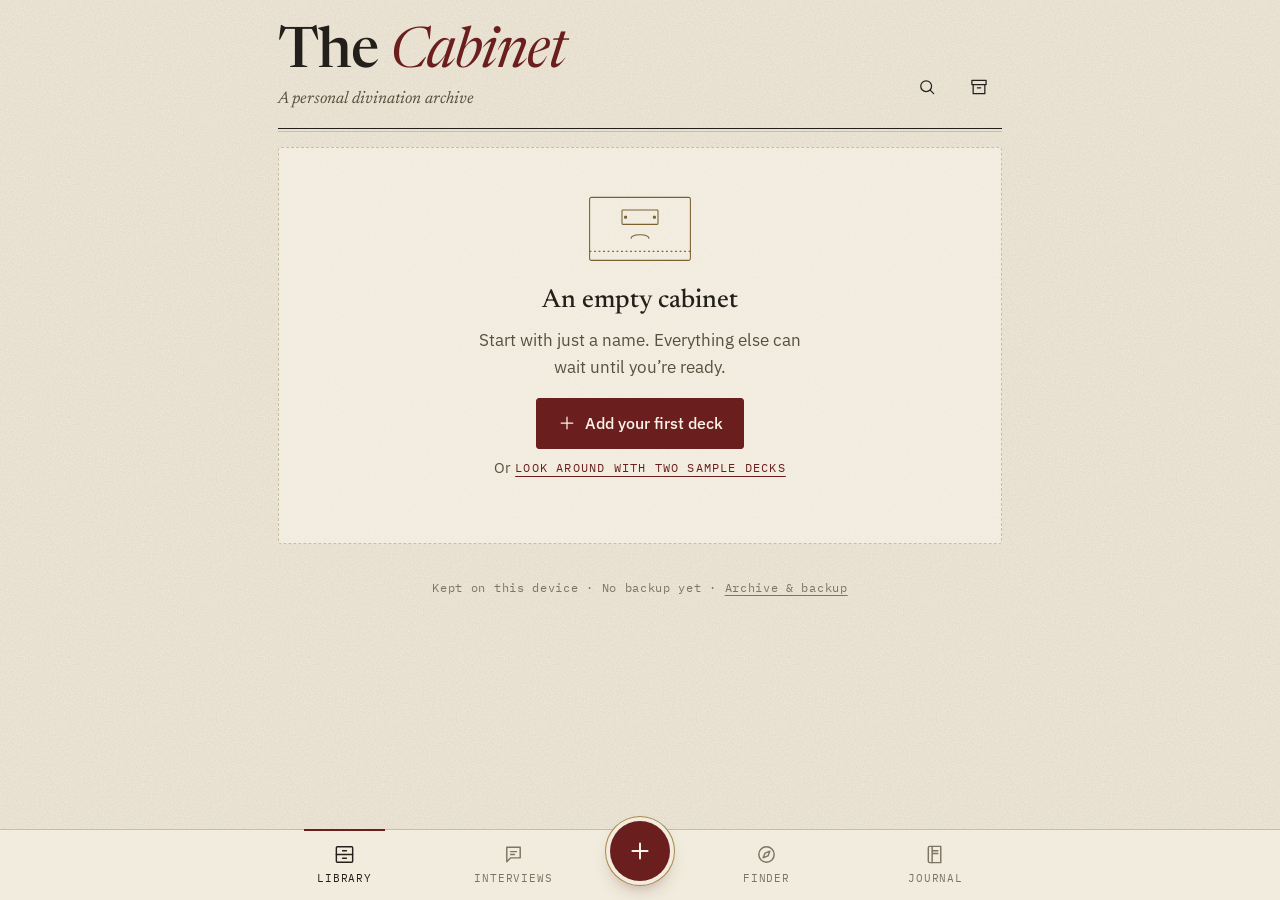
<file: cabinet/index.html>
<!doctype html>
<html lang="en">
<head>
  <meta charset="utf-8">
  <meta name="viewport" content="width=device-width, initial-scale=1, viewport-fit=cover">
  <title>The Cabinet</title>
  <meta name="description" content="A personal divination archive: deck library, guided deck interviews and a practice journal.">
  <meta name="theme-color" content="#f2ecdf" media="(prefers-color-scheme: light)">
  <meta name="theme-color" content="#1b1915" media="(prefers-color-scheme: dark)">
  <meta name="apple-mobile-web-app-capable" content="yes">
  <meta name="mobile-web-app-capable" content="yes">
  <meta name="apple-mobile-web-app-status-bar-style" content="default">
  <meta name="apple-mobile-web-app-title" content="Cabinet">
  <link rel="manifest" href="manifest.webmanifest">
  <link rel="icon" href="icons/icon.svg" type="image/svg+xml">
  <link rel="apple-touch-icon" href="icons/apple-touch-icon.png">
  <link rel="preconnect" href="https://fonts.googleapis.com">
  <link rel="preconnect" href="https://fonts.gstatic.com" crossorigin>
  <link rel="stylesheet" href="https://fonts.googleapis.com/css2?family=IBM+Plex+Mono:wght@400;500&family=IBM+Plex+Sans:ital,wght@0,400;0,500;0,600;1,400&family=Newsreader:ital,opsz,wght@0,6..72,400;0,6..72,500;1,6..72,400;1,6..72,500&display=swap">
  <link rel="stylesheet" href="css/cabinet.css">
</head>
<body>
  <noscript><p style="padding:24px;font-family:Georgia,serif">The Cabinet needs JavaScript to run.</p></noscript>
  <main id="app" aria-live="off"></main>
  <div id="nav"></div>

  <script src="js/core.js"></script>
  <script src="js/model.js"></script>
  <script src="js/ui.js"></script>
  <script src="js/backup.js"></script>
  <script src="js/demo.js"></script>
  <script src="js/views/library.js"></script>
  <script src="js/views/deckform.js"></script>
  <script src="js/views/interview.js"></script>
  <script src="js/views/profile.js"></script>
  <script src="js/views/journal.js"></script>
  <script src="js/views/finder.js"></script>
  <script src="js/views/archive.js"></script>
  <script src="js/app.js"></script>
</body>
</html>
</file>
<file: cabinet/css/cabinet.css>
/* ==========================================================================
   The Cabinet — a personal divination archive
   Design system: aged paper, charcoal type, oxblood, olive, brass.
   ========================================================================== */

:root {
  --paper: #f2ecdf;
  --paper-deep: #e7decb;
  --card: #faf6ec;
  --card-edge: #efe7d6;
  --ink: #23201b;
  --ink-soft: #57503f;
  --ink-faint: #7d7463;
  --rule: #cbbd9f;
  --rule-soft: #ddd2bb;
  --oxblood: #6b1e1e;
  --oxblood-ink: #fbf3e8;
  --oxblood-soft: #efdcd5;
  --olive: #555a2e;
  --olive-soft: #e2e1c8;
  --brass: #a8884a;
  --brass-deep: #7a6230;
  --brass-soft: #efe3c4;
  --catalog-blue: rgba(96, 128, 160, 0.28);
  --margin-red: rgba(178, 64, 56, 0.55);
  --shadow: 0 1px 0 rgba(60, 45, 20, 0.06), 0 8px 24px -14px rgba(60, 45, 20, 0.35);
  --shadow-lift: 0 1px 0 rgba(60, 45, 20, 0.08), 0 16px 34px -18px rgba(60, 45, 20, 0.5);
  --texture-opacity: 0.38;

  --serif: "Newsreader", "Iowan Old Style", "Palatino Linotype", Palatino, Georgia, serif;
  --sans: "IBM Plex Sans", -apple-system, "Segoe UI", system-ui, sans-serif;
  --mono: "IBM Plex Mono", ui-monospace, "SF Mono", Menlo, Consolas, monospace;

  --gutter: 18px;
  --nav-h: 70px;
  --radius: 3px;
  --ease: cubic-bezier(0.2, 0.7, 0.2, 1);
  color-scheme: light;
}

@media (prefers-color-scheme: dark) {
  :root {
    --paper: #1b1915;
    --paper-deep: #141210;
    --card: #24211c;
    --card-edge: #2c2822;
    --ink: #ede4d1;
    --ink-soft: #c2b8a3;
    --ink-faint: #958b78;
    --rule: #4a4236;
    --rule-soft: #36312a;
    --oxblood: #c9776b;
    --oxblood-ink: #1b1915;
    --oxblood-soft: #3c2522;
    --olive: #afb47e;
    --olive-soft: #33341f;
    --brass: #c8a865;
    --brass-deep: #d9bd80;
    --brass-soft: #3a3120;
    --catalog-blue: rgba(140, 165, 190, 0.16);
    --margin-red: rgba(201, 119, 107, 0.45);
    --shadow: 0 1px 0 rgba(0, 0, 0, 0.3), 0 8px 24px -14px rgba(0, 0, 0, 0.8);
    --shadow-lift: 0 1px 0 rgba(0, 0, 0, 0.3), 0 16px 34px -18px rgba(0, 0, 0, 0.9);
    --texture-opacity: 0.22;
    color-scheme: dark;
  }
}

*, *::before, *::after { box-sizing: border-box; }

html { -webkit-text-size-adjust: 100%; text-size-adjust: 100%; }

body {
  margin: 0;
  background: var(--paper);
  color: var(--ink);
  font-family: var(--sans);
  font-size: 17px;
  line-height: 1.55;
  -webkit-font-smoothing: antialiased;
  min-height: 100vh;
  min-height: 100dvh;
  overflow-x: hidden;
}

/* Paper grain — a fixed layer of fine noise */
body::before {
  content: "";
  position: fixed;
  inset: 0;
  pointer-events: none;
  z-index: 0;
  opacity: var(--texture-opacity);
  mix-blend-mode: multiply;
  background-image: url("data:image/svg+xml;utf8,<svg xmlns='http://www.w3.org/2000/svg' width='240' height='240'><filter id='n'><feTurbulence type='fractalNoise' baseFrequency='0.85' numOctaves='3' stitchTiles='stitch'/><feColorMatrix values='0 0 0 0 0.35  0 0 0 0 0.28  0 0 0 0 0.16  0 0 0 0.55 0'/></filter><rect width='100%' height='100%' filter='url(%23n)'/></svg>");
}
@media (prefers-color-scheme: dark) { body::before { mix-blend-mode: screen; } }

img { max-width: 100%; display: block; }
button, input, textarea, select { font: inherit; color: inherit; }
button { cursor: pointer; }
a { color: inherit; }
:focus-visible { outline: 2px solid var(--brass); outline-offset: 2px; }
[tabindex="-1"]:focus { outline: none; }
.sr-only { position: absolute; width: 1px; height: 1px; overflow: hidden; clip: rect(0 0 0 0); white-space: nowrap; }

/* --------------------------------------------------------------------------
   Shell
   -------------------------------------------------------------------------- */

#app {
  position: relative;
  z-index: 1;
  max-width: 760px;
  margin: 0 auto;
  padding: calc(env(safe-area-inset-top, 0px) + 10px) var(--gutter) calc(var(--nav-h) + env(safe-area-inset-bottom, 0px) + 40px);
  min-height: 100vh;
}
body.no-nav #app { padding-bottom: calc(env(safe-area-inset-bottom, 0px) + 32px); }
body.no-nav .bottom-nav { display: none; }

.view { animation: viewIn 0.32s var(--ease); }
@keyframes viewIn { from { opacity: 0; transform: translateY(6px); } to { opacity: 1; transform: none; } }
@media (prefers-reduced-motion: reduce) {
  .view, .sheet, .sheet-backdrop, .toast { animation: none !important; transition: none !important; }
}

/* Masthead ---------------------------------------------------------------- */

.masthead {
  display: flex;
  align-items: flex-end;
  justify-content: space-between;
  gap: 12px;
  padding: 18px 0 14px;
  border-bottom: 1px solid var(--ink);
  position: relative;
}
.masthead::after {
  content: "";
  position: absolute;
  left: 0; right: 0; bottom: -4px;
  border-bottom: 1px solid var(--rule);
}
.masthead-kicker {
  font-family: var(--mono);
  font-size: 11px;
  letter-spacing: 0.14em;
  text-transform: uppercase;
  color: var(--ink-faint);
  margin: 0 0 4px;
}
.masthead h1 {
  font-family: var(--serif);
  font-weight: 500;
  font-size: clamp(38px, 11vw, 56px);
  line-height: 0.95;
  letter-spacing: -0.02em;
  margin: 0;
  font-variation-settings: "opsz" 72;
}
.masthead h1 em { font-style: italic; font-weight: 400; color: var(--oxblood); }
.masthead-sub {
  font-family: var(--serif);
  font-style: italic;
  font-size: 17px;
  color: var(--ink-soft);
  margin: 6px 0 0;
}
.masthead-actions { display: flex; gap: 6px; padding-bottom: 4px; }

.page-head {
  display: flex;
  align-items: center;
  gap: 8px;
  padding: 8px 0 6px;
  min-height: 56px;
}
.page-head .spacer { flex: 1; }

/* Icon buttons ------------------------------------------------------------ */

.icon-btn {
  width: 46px; height: 46px;
  display: inline-grid; place-items: center;
  border: 1px solid transparent;
  background: transparent;
  border-radius: 50%;
  color: var(--ink);
  transition: background 0.2s, border-color 0.2s;
  flex: none;
}
.icon-btn:hover { background: var(--paper-deep); }
.icon-btn:active { transform: scale(0.96); }
.icon-btn.ringed { border-color: var(--rule); }
.icon-btn svg { width: 22px; height: 22px; }
.icon-btn[aria-pressed="true"] { color: var(--oxblood); }

svg.ico { width: 20px; height: 20px; fill: none; stroke: currentColor; stroke-width: 1.5; stroke-linecap: round; stroke-linejoin: round; flex: none; }
svg.ico.filled { fill: currentColor; }

/* --------------------------------------------------------------------------
   Type helpers
   -------------------------------------------------------------------------- */

.label {
  font-family: var(--mono);
  font-size: 11.5px;
  letter-spacing: 0.12em;
  text-transform: uppercase;
  color: var(--ink-faint);
  font-weight: 500;
}
.serif { font-family: var(--serif); }
.muted { color: var(--ink-soft); }
.faint { color: var(--ink-faint); }
.small { font-size: 14.5px; }
.center { text-align: center; }

h2.section-title {
  font-family: var(--serif);
  font-weight: 500;
  font-size: 28px;
  line-height: 1.1;
  letter-spacing: -0.01em;
  margin: 28px 0 4px;
}
h2.section-title em { color: var(--oxblood); }
.section-lede { margin: 0 0 16px; color: var(--ink-soft); font-family: var(--serif); font-size: 18px; font-style: italic; }

.double-rule { border: 0; border-top: 1px solid var(--ink); position: relative; margin: 26px 0; overflow: visible; }
.double-rule::after { content: ""; position: absolute; left: 0; right: 0; top: 2px; border-top: 1px solid var(--rule); }
.fine-rule { border: 0; border-top: 1px solid var(--rule-soft); margin: 18px 0; }

/* Brass label plate — the drawer label holder */
.plate {
  display: inline-flex;
  align-items: center;
  gap: 10px;
  padding: 5px 14px;
  border: 1px solid var(--brass);
  background: linear-gradient(180deg, var(--brass-soft), transparent 140%);
  border-radius: 2px;
  position: relative;
  font-family: var(--mono);
  font-size: 11.5px;
  letter-spacing: 0.14em;
  text-transform: uppercase;
  color: var(--brass-deep);
}
.plate::before, .plate::after {
  content: "";
  width: 4px; height: 4px; border-radius: 50%;
  background: var(--brass);
  box-shadow: inset 0 0 0 1px var(--brass-deep);
  flex: none;
}

/* Stamps ------------------------------------------------------------------ */

.stamp {
  display: inline-flex;
  align-items: center;
  gap: 5px;
  font-family: var(--mono);
  font-size: 10.5px;
  letter-spacing: 0.1em;
  text-transform: uppercase;
  border: 1.25px solid currentColor;
  padding: 2px 6px 1px;
  border-radius: 2px;
  line-height: 1.4;
  white-space: nowrap;
  font-weight: 500;
}
.stamp.olive { color: var(--olive); }
.stamp.oxblood { color: var(--oxblood); }
.stamp.brass { color: var(--brass-deep); }
.stamp.faint { color: var(--ink-faint); border-style: dashed; }
.stamp.tilt { transform: rotate(-2.5deg); }

/* --------------------------------------------------------------------------
   Buttons
   -------------------------------------------------------------------------- */

.btn {
  display: inline-flex;
  align-items: center;
  justify-content: center;
  gap: 8px;
  min-height: 50px;
  padding: 12px 20px;
  border-radius: var(--radius);
  border: 1px solid var(--ink);
  background: transparent;
  font-family: var(--sans);
  font-weight: 500;
  font-size: 16px;
  text-decoration: none;
  transition: background 0.18s, color 0.18s, transform 0.12s, border-color 0.18s;
  -webkit-tap-highlight-color: transparent;
}
.btn:active { transform: translateY(1px); }
.btn.primary { background: var(--oxblood); border-color: var(--oxblood); color: var(--oxblood-ink); }
.btn.primary:hover { filter: brightness(1.08); }
.btn.olive { background: var(--olive); border-color: var(--olive); color: var(--paper); }
.btn.quiet { border-color: var(--rule); color: var(--ink-soft); }
.btn.quiet:hover { border-color: var(--ink-soft); color: var(--ink); }
.btn.text { border-color: transparent; padding-left: 8px; padding-right: 8px; color: var(--ink-soft); text-decoration: underline; text-decoration-color: var(--rule); text-underline-offset: 4px; }
.btn.text:hover { color: var(--ink); }
.btn.danger { border-color: var(--oxblood); color: var(--oxblood); }
.btn.block { width: 100%; }
.btn.small { min-height: 40px; padding: 8px 14px; font-size: 14.5px; }
.btn[disabled] { opacity: 0.4; pointer-events: none; }

.link-btn {
  background: none; border: 0; padding: 6px 0; color: var(--oxblood);
  font-family: var(--mono); font-size: 12px; letter-spacing: 0.1em; text-transform: uppercase;
  text-decoration: underline; text-underline-offset: 4px; text-decoration-color: currentColor;
  min-height: 40px;
}

.actions-row { display: flex; gap: 10px; flex-wrap: wrap; margin-top: 18px; }
.actions-row.stack { flex-direction: column; }
.actions-row > .btn { flex: 1 1 auto; }

/* --------------------------------------------------------------------------
   Form fields
   -------------------------------------------------------------------------- */

.field { margin: 0 0 18px; display: block; }
.field > .label { display: block; margin-bottom: 7px; }
.field .hint { font-size: 14px; color: var(--ink-faint); margin: 6px 0 0; }

.input, .textarea, .select {
  width: 100%;
  min-height: 50px;
  padding: 12px 14px;
  border: 1px solid var(--rule);
  border-radius: var(--radius);
  background: var(--card);
  font-size: 17px;
  line-height: 1.45;
  transition: border-color 0.2s, box-shadow 0.2s;
  -webkit-appearance: none;
  appearance: none;
}
.input::placeholder, .textarea::placeholder { color: var(--ink-faint); opacity: 0.85; }
.input:focus, .textarea:focus, .select:focus { outline: none; border-color: var(--ink-soft); box-shadow: 0 0 0 3px var(--brass-soft); }
.textarea { min-height: 110px; resize: vertical; }
.textarea.lined {
  background-color: var(--card);
  background-image: linear-gradient(var(--card), var(--card)), repeating-linear-gradient(180deg, transparent 0, transparent 27px, var(--catalog-blue) 27px, var(--catalog-blue) 28px);
  background-size: 100% 12px, 100% 100%;
  background-repeat: no-repeat, repeat;
  background-position: 0 0, 0 12px;
  line-height: 28px;
  padding-top: 12px;
}
.input.title-input { font-family: var(--serif); font-size: 24px; padding: 12px 14px; }
.select { background-image: url("data:image/svg+xml;utf8,<svg xmlns='http://www.w3.org/2000/svg' width='12' height='8'><path d='M1 1l5 5 5-5' fill='none' stroke='%237d7463' stroke-width='1.5'/></svg>"); background-repeat: no-repeat; background-position: right 14px center; padding-right: 38px; }

.field-row { display: grid; grid-template-columns: 1fr 1fr; gap: 12px; }
@media (max-width: 380px) { .field-row { grid-template-columns: 1fr; } }

/* Chips -------------------------------------------------------------------- */

.chips { display: flex; flex-wrap: wrap; gap: 8px; }
.chips.scroll { flex-wrap: nowrap; overflow-x: auto; scrollbar-width: none; margin: 0 calc(var(--gutter) * -1); padding: 2px var(--gutter) 6px; -webkit-overflow-scrolling: touch; }
.chips.scroll::-webkit-scrollbar { display: none; }
.chip {
  display: inline-flex; align-items: center; gap: 6px;
  min-height: 42px;
  padding: 8px 15px;
  border: 1px solid var(--rule);
  border-radius: 999px;
  background: var(--card);
  font-size: 15px;
  white-space: nowrap;
  color: var(--ink);
  transition: background 0.15s, border-color 0.15s, color 0.15s;
  -webkit-tap-highlight-color: transparent;
}
.chip:hover { border-color: var(--ink-soft); }
.chip[aria-pressed="true"], .chip.on {
  background: var(--ink); color: var(--paper); border-color: var(--ink);
}
.chip .count { font-family: var(--mono); font-size: 11px; opacity: 0.7; }
.chip.small { min-height: 34px; padding: 5px 11px; font-size: 13.5px; }
.chip .x { margin-left: 2px; opacity: 0.6; font-size: 16px; line-height: 1; }
.tag-chip { background: var(--olive-soft); border-color: transparent; color: var(--olive); font-size: 13.5px; min-height: 32px; padding: 4px 11px; }

/* Choice grid (Yes / No / Conditional / Undecided) ------------------------ */

.choice-grid { display: grid; grid-template-columns: 1fr 1fr; gap: 10px; }
.choice {
  min-height: 64px;
  border: 1px solid var(--rule);
  background: var(--card);
  border-radius: var(--radius);
  font-family: var(--serif);
  font-size: 21px;
  display: flex; align-items: center; justify-content: center; gap: 10px;
  position: relative;
  transition: border-color 0.15s, background 0.15s, color 0.15s, transform 0.1s;
  -webkit-tap-highlight-color: transparent;
}
.choice:active { transform: scale(0.985); }
.choice .mark { width: 18px; height: 18px; border: 1.25px solid var(--rule); border-radius: 50%; display: inline-grid; place-items: center; flex: none; }
.choice[aria-pressed="true"] { border-color: var(--ink); background: var(--ink); color: var(--paper); }
.choice[aria-pressed="true"] .mark { border-color: var(--paper); background: var(--paper); box-shadow: inset 0 0 0 4px var(--ink); }
.choice-grid.compact .choice { min-height: 44px; font-size: 16px; font-family: var(--sans); }
.choice-grid.compact { grid-template-columns: repeat(4, 1fr); gap: 6px; }
.choice-grid.compact .choice .mark { display: none; }
@media (max-width: 400px) { .choice-grid.compact .choice { font-size: 14px; padding: 0 2px; } }

/* --------------------------------------------------------------------------
   Library — toolbar
   -------------------------------------------------------------------------- */

.search-box {
  position: relative;
  margin: 18px 0 12px;
}
.search-box svg { position: absolute; left: 15px; top: 50%; transform: translateY(-50%); color: var(--ink-faint); pointer-events: none; }
.search-box .input { padding-left: 46px; border-radius: 999px; background: var(--card); }
.search-box .clear { position: absolute; right: 4px; top: 50%; transform: translateY(-50%); }

.toolbar { display: flex; align-items: center; justify-content: space-between; gap: 10px; margin: 4px 0 14px; }
.toolbar .count { font-family: var(--mono); font-size: 12px; letter-spacing: 0.08em; color: var(--ink-faint); text-transform: uppercase; }
.toolbar .tools { display: flex; align-items: center; gap: 2px; }
.seg { display: inline-flex; border: 1px solid var(--rule); border-radius: 999px; padding: 2px; background: var(--card); }
.seg button { border: 0; background: transparent; width: 40px; height: 36px; border-radius: 999px; display: grid; place-items: center; color: var(--ink-faint); }
.seg button[aria-pressed="true"] { background: var(--ink); color: var(--paper); }
.sort-select { border: 0; background: transparent; font-family: var(--mono); font-size: 12px; letter-spacing: 0.06em; text-transform: uppercase; color: var(--ink-soft); padding: 8px 22px 8px 8px; min-height: 40px; -webkit-appearance: none; appearance: none; background-image: url("data:image/svg+xml;utf8,<svg xmlns='http://www.w3.org/2000/svg' width='10' height='6'><path d='M1 1l4 4 4-4' fill='none' stroke='%237d7463' stroke-width='1.3'/></svg>"); background-repeat: no-repeat; background-position: right 6px center; }

/* --------------------------------------------------------------------------
   Deck cards — gallery
   -------------------------------------------------------------------------- */

.gallery { display: grid; grid-template-columns: repeat(2, minmax(0, 1fr)); gap: 16px 14px; }
@media (min-width: 640px) { .gallery { grid-template-columns: repeat(3, minmax(0, 1fr)); gap: 22px 18px; } }

.deck-card {
  display: flex; flex-direction: column;
  text-decoration: none;
  background: var(--card);
  border: 1px solid var(--rule-soft);
  border-radius: var(--radius);
  box-shadow: var(--shadow);
  transition: transform 0.25s var(--ease), box-shadow 0.25s var(--ease);
  position: relative;
  min-width: 0;
  -webkit-tap-highlight-color: transparent;
}
.deck-card:hover { transform: translateY(-2px); box-shadow: var(--shadow-lift); }
.deck-card:active { transform: translateY(0); }
.deck-card .mat { padding: 8px 8px 0; }
.deck-card .photo { aspect-ratio: 4 / 5; overflow: hidden; background: var(--paper-deep); position: relative; border: 1px solid var(--rule-soft); }
.deck-card .photo img { width: 100%; height: 100%; object-fit: cover; }
.deck-card .meta { padding: 10px 11px 13px; display: flex; flex-direction: column; gap: 4px; min-width: 0; }
.deck-card .callno { font-family: var(--mono); font-size: 10.5px; letter-spacing: 0.12em; color: var(--ink-faint); text-transform: uppercase; }
.deck-card h3 { font-family: var(--serif); font-weight: 500; font-size: 20px; line-height: 1.12; margin: 0; letter-spacing: -0.005em; overflow-wrap: anywhere; }
.deck-card .kind { font-size: 13.5px; color: var(--ink-soft); line-height: 1.35; }
.deck-card .status { margin-top: 5px; }
.bookmark {
  position: absolute; top: 0; right: 16px; z-index: 2;
  width: 18px; height: 28px;
  background: var(--oxblood);
  clip-path: polygon(0 0, 100% 0, 100% 100%, 50% 76%, 0 100%);
  box-shadow: 0 2px 4px rgba(0,0,0,0.2);
}
.sample-flag { position: absolute; left: 8px; bottom: 8px; z-index: 2; background: var(--card); }

/* Typographic cover for decks without a photograph */
.cover {
  position: absolute; inset: 0;
  display: flex; flex-direction: column; justify-content: space-between;
  padding: 12% 11%;
  background:
    radial-gradient(ellipse at 30% 20%, rgba(255,255,255,0.25), transparent 60%),
    var(--cover-bg, var(--paper-deep));
  color: var(--cover-ink, var(--ink));
  text-align: center;
}
.cover::before { content: ""; position: absolute; inset: 7%; border: 1px solid currentColor; opacity: 0.35; }
.cover::after { content: ""; position: absolute; inset: calc(7% + 4px); border: 1px solid currentColor; opacity: 0.18; }
.cover .c-top, .cover .c-bot { font-family: var(--mono); font-size: 9.5px; letter-spacing: 0.18em; text-transform: uppercase; opacity: 0.75; position: relative; }
.cover .c-name { font-family: var(--serif); font-style: italic; font-size: clamp(17px, 5vw, 26px); line-height: 1.08; position: relative; overflow-wrap: anywhere; }
.cover .c-emblem { position: relative; margin: 0 auto; width: 34%; opacity: 0.8; }
.cover.v0 { --cover-bg: #e6dcc6; --cover-ink: #3d3527; }
.cover.v1 { --cover-bg: #5a5f33; --cover-ink: #efe8d3; }
.cover.v2 { --cover-bg: #6b1e1e; --cover-ink: #f3e6d4; }
.cover.v3 { --cover-bg: #2f2b25; --cover-ink: #d9c08a; }
.cover.v4 { --cover-bg: #c9b48a; --cover-ink: #2f2617; }

/* --------------------------------------------------------------------------
   Deck list (compact)
   -------------------------------------------------------------------------- */

.deck-list { border-top: 1px solid var(--ink); }
.deck-row {
  display: grid; grid-template-columns: 54px 1fr auto; gap: 14px; align-items: center;
  padding: 12px 2px; border-bottom: 1px solid var(--rule-soft); text-decoration: none; min-height: 76px;
}
.deck-row .thumb { width: 54px; aspect-ratio: 4/5; position: relative; overflow: hidden; background: var(--paper-deep); border: 1px solid var(--rule-soft); }
.deck-row .thumb img { width: 100%; height: 100%; object-fit: cover; }
.deck-row .thumb .cover { padding: 6px; }
.deck-row .thumb .cover > *:not(.c-name) { display: none; }
.deck-row .thumb .cover .c-name { font-size: 9px; }
.deck-row .thumb .cover::after { display: none; }
.deck-row h3 { margin: 0; font-family: var(--serif); font-weight: 500; font-size: 19px; line-height: 1.2; }
.deck-row .sub { font-size: 13.5px; color: var(--ink-soft); }
.deck-row .right { display: flex; flex-direction: column; align-items: flex-end; gap: 6px; }
.deck-row .fav { color: var(--oxblood); }

/* --------------------------------------------------------------------------
   Empty states & notices
   -------------------------------------------------------------------------- */

.empty {
  text-align: center;
  padding: 44px 22px 36px;
  border: 1px dashed var(--rule);
  border-radius: var(--radius);
  margin: 18px 0;
  background: color-mix(in srgb, var(--card) 55%, transparent);
}
.empty h3 { font-family: var(--serif); font-weight: 500; font-size: 26px; margin: 10px 0 6px; }
.empty p { margin: 0 auto 18px; max-width: 34ch; color: var(--ink-soft); }
.empty .drawer-art { width: 108px; margin: 0 auto; color: var(--brass-deep); }

.notice {
  display: flex; gap: 12px; align-items: flex-start;
  border: 1px solid var(--rule);
  border-left: 3px solid var(--brass);
  background: var(--card);
  padding: 12px 14px;
  border-radius: var(--radius);
  font-size: 15px;
  margin: 14px 0;
}
.notice.warn { border-left-color: var(--oxblood); }
.notice p { margin: 0; }
.notice .grow { flex: 1; }

.footnote { font-family: var(--mono); font-size: 11.5px; letter-spacing: 0.06em; color: var(--ink-faint); text-align: center; margin: 34px 0 0; line-height: 1.7; }
.footnote a, .footnote button { color: inherit; background: none; border: 0; padding: 0; text-decoration: underline; text-underline-offset: 3px; font: inherit; letter-spacing: inherit; }

/* --------------------------------------------------------------------------
   Bottom navigation
   -------------------------------------------------------------------------- */

.bottom-nav {
  position: fixed; left: 0; right: 0; bottom: 0; z-index: 20;
  background: color-mix(in srgb, var(--paper) 94%, transparent);
  -webkit-backdrop-filter: saturate(1.2) blur(6px);
  backdrop-filter: saturate(1.2) blur(6px);
  border-top: 1px solid var(--rule);
  padding-bottom: env(safe-area-inset-bottom, 0px);
}
.bottom-nav .inner { max-width: 760px; margin: 0 auto; display: grid; grid-template-columns: 1fr 1fr 84px 1fr 1fr; align-items: stretch; height: var(--nav-h); }
.nav-item {
  display: flex; flex-direction: column; align-items: center; justify-content: center; gap: 4px;
  text-decoration: none; color: var(--ink-faint);
  font-family: var(--mono); font-size: 10.5px; letter-spacing: 0.08em; text-transform: uppercase;
  position: relative; -webkit-tap-highlight-color: transparent;
}
.nav-item svg { width: 23px; height: 23px; }
.nav-item[aria-current="page"] { color: var(--ink); }
.nav-item[aria-current="page"]::before { content: ""; position: absolute; top: -1px; left: 26%; right: 26%; height: 2px; background: var(--oxblood); }
.nav-add { display: grid; place-items: center; }
.nav-add a {
  width: 60px; height: 60px; border-radius: 50%;
  display: grid; place-items: center;
  background: var(--oxblood); color: var(--oxblood-ink);
  box-shadow: 0 0 0 4px var(--paper), 0 0 0 5px var(--brass), 0 10px 22px -10px rgba(80, 20, 20, 0.8);
  transform: translateY(-14px);
  transition: transform 0.2s var(--ease);
  -webkit-tap-highlight-color: transparent;
}
.nav-add a:active { transform: translateY(-12px) scale(0.96); }
.nav-add svg { width: 26px; height: 26px; stroke-width: 1.8; }

/* --------------------------------------------------------------------------
   Toast / saved indicator
   -------------------------------------------------------------------------- */

.toast-wrap { position: fixed; top: calc(env(safe-area-inset-top, 0px) + 10px); left: 0; right: 0; z-index: 60; display: flex; justify-content: center; pointer-events: none; }
.toast {
  display: inline-flex; align-items: center; gap: 8px;
  background: var(--ink); color: var(--paper);
  font-family: var(--mono); font-size: 12px; letter-spacing: 0.12em; text-transform: uppercase;
  padding: 9px 16px 8px; border-radius: 999px;
  box-shadow: var(--shadow-lift);
  opacity: 0; transform: translateY(-10px);
  transition: opacity 0.22s, transform 0.22s var(--ease);
}
.toast.show { opacity: 1; transform: none; }
.toast .dot { width: 7px; height: 7px; border-radius: 50%; background: var(--brass); }
.toast.saved .dot { background: #9fb06a; }

.save-state { font-family: var(--mono); font-size: 11px; letter-spacing: 0.1em; text-transform: uppercase; color: var(--ink-faint); display: inline-flex; align-items: center; gap: 6px; min-height: 24px; }
.save-state .tick { color: var(--olive); }

/* --------------------------------------------------------------------------
   Sheets & dialogs
   -------------------------------------------------------------------------- */

.sheet-backdrop { position: fixed; inset: 0; background: rgba(28, 22, 14, 0.42); z-index: 40; animation: fadeIn 0.2s; }
.sheet {
  position: fixed; left: 0; right: 0; bottom: 0; z-index: 41;
  max-width: 640px; margin: 0 auto;
  background: var(--paper);
  border-top-left-radius: 14px; border-top-right-radius: 14px;
  border: 1px solid var(--rule);
  max-height: 88vh; overflow-y: auto;
  padding: 10px var(--gutter) calc(env(safe-area-inset-bottom, 0px) + 22px);
  animation: sheetUp 0.3s var(--ease);
  box-shadow: 0 -20px 40px -20px rgba(0,0,0,0.35);
}
.sheet .grip { width: 44px; height: 4px; border-radius: 2px; background: var(--rule); margin: 4px auto 14px; }
.sheet h3 { font-family: var(--serif); font-weight: 500; font-size: 26px; margin: 0 0 6px; }
.sheet .sheet-group { margin: 18px 0; }
.sheet .sheet-group > .label { display: block; margin-bottom: 9px; }
@keyframes fadeIn { from { opacity: 0; } }
@keyframes sheetUp { from { transform: translateY(40px); opacity: 0; } }

/* --------------------------------------------------------------------------
   Add deck
   -------------------------------------------------------------------------- */

.photo-drop {
  display: grid; place-items: center;
  aspect-ratio: 4 / 3;
  border: 1px dashed var(--ink-faint);
  border-radius: var(--radius);
  background: var(--card);
  color: var(--ink-soft);
  text-align: center;
  cursor: pointer;
  overflow: hidden;
  position: relative;
  margin-bottom: 18px;
}
.photo-drop img { width: 100%; height: 100%; object-fit: cover; position: absolute; inset: 0; }
.photo-drop .inner { display: flex; flex-direction: column; align-items: center; gap: 8px; padding: 20px; }
.photo-drop .inner svg { width: 30px; height: 30px; color: var(--brass-deep); }
.photo-drop .replace { position: absolute; right: 10px; bottom: 10px; background: var(--card); }
.photo-drop.has-photo { border-style: solid; border-color: var(--rule); }

details.more { border-top: 1px solid var(--rule); border-bottom: 1px solid var(--rule); margin: 8px 0 18px; }
details.more > summary { list-style: none; cursor: pointer; display: flex; align-items: center; justify-content: space-between; padding: 14px 2px; min-height: 54px; }
details.more > summary::-webkit-details-marker { display: none; }
details.more > summary .chev { transition: transform 0.2s; }
details.more[open] > summary .chev { transform: rotate(180deg); }
details.more > .body { padding: 4px 0 6px; }

.filed {
  text-align: center;
  padding: 40px 10px 10px;
}
.filed .catalog-card { margin: 0 auto 26px; max-width: 360px; text-align: left; }
.filed h2 { font-family: var(--serif); font-weight: 500; font-size: 34px; margin: 0 0 6px; }

/* --------------------------------------------------------------------------
   Catalog card (index card) — used for the technical reference
   -------------------------------------------------------------------------- */

.catalog-card {
  position: relative;
  background-color: var(--card);
  background-image:
    linear-gradient(90deg, transparent 38px, var(--margin-red) 38px, var(--margin-red) 39px, transparent 39px),
    repeating-linear-gradient(180deg, transparent 0, transparent 31px, var(--catalog-blue) 31px, var(--catalog-blue) 32px);
  background-position: 0 0, 0 46px;
  background-size: 100% 100%, 100% calc(100% - 46px);
  background-repeat: no-repeat, no-repeat;
  border: 1px solid var(--rule-soft);
  box-shadow: var(--shadow);
  border-radius: 2px;
  padding: 0 14px 10px 52px;
  font-family: var(--mono);
  font-size: 14px;
}
.catalog-card .cc-head { height: 46px; display: flex; align-items: center; justify-content: space-between; gap: 8px; border-bottom: 1.5px solid var(--margin-red); margin-left: -52px; padding-left: 52px; margin-right: -14px; padding-right: 14px; }
.catalog-card .cc-head .label { color: var(--ink-soft); }
.catalog-card .cc-hole { position: absolute; left: 50%; bottom: 10px; width: 14px; height: 14px; border-radius: 50%; background: var(--paper); box-shadow: inset 0 1px 2px rgba(0,0,0,0.2); transform: translateX(-50%); }
.catalog-card .cc-row { display: grid; grid-template-columns: 1fr auto; gap: 10px; align-items: center; min-height: 32px; line-height: 32px; }
.catalog-card .cc-row .k { color: var(--ink-soft); white-space: nowrap; overflow: hidden; text-overflow: ellipsis; }
.catalog-card .cc-row .v { font-weight: 500; text-transform: uppercase; letter-spacing: 0.06em; font-size: 13px; }
.catalog-card .cc-row .v.yes { color: var(--olive); }
.catalog-card .cc-row .v.no { color: var(--oxblood); }
.catalog-card .cc-row .v.conditional { color: var(--brass-deep); }
.catalog-card .cc-row .v.undecided, .catalog-card .cc-row .v.none { color: var(--ink-faint); }
.catalog-card .cc-note { color: var(--ink-soft); font-size: 12.5px; line-height: 32px; margin-top: -4px; }
.catalog-card .cc-foot { margin-top: 6px; line-height: 32px; color: var(--ink-faint); font-size: 12px; padding-bottom: 14px; }
.catalog-card .cc-typed { font-size: 15px; line-height: 32px; padding: 0 0 14px; }

/* --------------------------------------------------------------------------
   Deck profile
   -------------------------------------------------------------------------- */

.profile-hero { display: grid; grid-template-columns: 132px 1fr; gap: 18px; align-items: end; margin: 8px 0 22px; }
@media (min-width: 560px) { .profile-hero { grid-template-columns: 200px 1fr; gap: 26px; } }
.profile-hero .portrait { background: var(--card); padding: 7px; border: 1px solid var(--rule-soft); box-shadow: var(--shadow-lift); transform: rotate(-1.2deg); }
.profile-hero .portrait .photo { aspect-ratio: 4/5; position: relative; overflow: hidden; background: var(--paper-deep); }
.profile-hero .portrait img { width: 100%; height: 100%; object-fit: cover; }
.profile-hero h1 { font-family: var(--serif); font-weight: 500; font-size: clamp(30px, 8vw, 46px); line-height: 1; letter-spacing: -0.015em; margin: 6px 0 8px; overflow-wrap: anywhere; }
.profile-hero .byline { font-family: var(--serif); font-style: italic; color: var(--ink-soft); font-size: 17px; line-height: 1.35; }
.profile-hero .stamps { display: flex; flex-wrap: wrap; gap: 6px; margin-top: 10px; }

.ref-wrap { margin: 0 0 26px; }
.usage-line { display: flex; flex-wrap: wrap; gap: 6px; margin-top: 12px; }

.drawers { border-top: 1px solid var(--ink); }
details.drawer { border-bottom: 1px solid var(--rule); }
details.drawer > summary {
  list-style: none; cursor: pointer;
  display: grid; grid-template-columns: 40px 1fr auto 22px; align-items: center; gap: 6px;
  padding: 15px 0; min-height: 62px;
  -webkit-tap-highlight-color: transparent;
}
details.drawer > summary::-webkit-details-marker { display: none; }
details.drawer > summary .num { font-family: var(--mono); font-size: 11.5px; color: var(--brass-deep); letter-spacing: 0.06em; }
details.drawer > summary .ttl { font-family: var(--serif); font-size: 21px; line-height: 1.15; }
details.drawer > summary .meta { font-family: var(--mono); font-size: 11px; letter-spacing: 0.08em; color: var(--ink-faint); text-transform: uppercase; text-align: right; max-width: 8.5em; overflow: hidden; text-overflow: ellipsis; white-space: nowrap; }
details.drawer > summary .chev { color: var(--ink-faint); transition: transform 0.25s var(--ease); }
details.drawer[open] > summary .chev { transform: rotate(180deg); }
details.drawer > .drawer-body { padding: 2px 0 24px 46px; }
@media (max-width: 420px) { details.drawer > .drawer-body { padding-left: 0; } }
.drawer-body .edit-bar { display: flex; justify-content: flex-end; gap: 6px; margin: -6px 0 6px; }

.qa { margin: 0 0 22px; }
.qa .q { font-family: var(--serif); font-style: italic; font-size: 19px; line-height: 1.3; margin: 0 0 6px; color: var(--ink); }
.qa .cards-drawn { font-family: var(--mono); font-size: 13px; letter-spacing: 0.04em; color: var(--oxblood); margin: 0 0 6px; }
.qa .a { margin: 0; white-space: pre-wrap; }
.unanswered { color: var(--ink-faint); font-style: italic; font-family: var(--serif); }

.kv { display: grid; grid-template-columns: minmax(120px, 40%) 1fr; gap: 6px 14px; margin: 0; }
.kv dt { font-family: var(--mono); font-size: 12px; letter-spacing: 0.08em; text-transform: uppercase; color: var(--ink-faint); padding-top: 3px; }
.kv dd { margin: 0; overflow-wrap: anywhere; }

.prose { white-space: pre-wrap; margin: 0 0 12px; }
.pull-quote { font-family: var(--serif); font-size: 22px; line-height: 1.35; font-style: italic; margin: 4px 0 14px; padding-left: 16px; border-left: 2px solid var(--oxblood); white-space: pre-wrap; }

.list-item { padding: 14px 0; border-bottom: 1px solid var(--rule-soft); }
.list-item:first-child { padding-top: 4px; }
.list-item .li-head { display: flex; justify-content: space-between; gap: 10px; align-items: baseline; }
.list-item h4 { font-family: var(--serif); font-weight: 500; font-size: 19px; margin: 0; }
.list-item .li-actions { display: flex; gap: 4px; }

.tally { display: flex; flex-wrap: wrap; gap: 8px; }
.tally .t { border: 1px solid var(--rule); background: var(--card); padding: 6px 10px; border-radius: 2px; font-size: 15px; }
.tally .t b { font-family: var(--mono); font-weight: 500; font-size: 12px; color: var(--oxblood); margin-left: 6px; }

.discovery { border-left: 2px solid var(--brass); padding: 4px 0 4px 14px; margin: 0 0 16px; }
.discovery.flagged { border-left-color: var(--oxblood); }
.discovery .when { font-family: var(--mono); font-size: 11.5px; color: var(--ink-faint); letter-spacing: 0.06em; }

.history-item { display: flex; justify-content: space-between; align-items: center; gap: 10px; padding: 10px 0; border-bottom: 1px dotted var(--rule); }

/* --------------------------------------------------------------------------
   Interview
   -------------------------------------------------------------------------- */

.iv { min-height: calc(100dvh - 60px); display: flex; flex-direction: column; }
.iv-top { display: flex; align-items: center; gap: 8px; padding: 6px 0 4px; }
.iv-top .deck-name { flex: 1; min-width: 0; font-family: var(--serif); font-style: italic; font-size: 17px; color: var(--ink-soft); white-space: nowrap; overflow: hidden; text-overflow: ellipsis; text-align: center; }
.iv-progress { margin: 10px 0 0; }
.iv-progress .bars { display: flex; gap: 4px; }
.iv-progress .bar { height: 3px; background: var(--rule-soft); flex: 1; position: relative; overflow: hidden; border-radius: 2px; }
.iv-progress .bar i { position: absolute; inset: 0; background: var(--oxblood); transform-origin: left; transition: transform 0.4s var(--ease); }
.iv-progress .bar.opt i { background: var(--brass); }
.iv-progress .meta { display: flex; justify-content: space-between; margin-top: 8px; }
.iv-body { flex: 1; padding: 30px 0 18px; }
.iv-body .q-num { font-family: var(--mono); font-size: 12px; letter-spacing: 0.14em; color: var(--brass-deep); text-transform: uppercase; }
.iv-body h2 { font-family: var(--serif); font-weight: 400; font-size: clamp(30px, 8.4vw, 42px); line-height: 1.08; letter-spacing: -0.015em; margin: 10px 0 10px; }
.iv-body .q-hint { color: var(--ink-soft); font-family: var(--serif); font-style: italic; font-size: 17.5px; margin: 0 0 26px; }
.iv-foot {
  position: sticky; bottom: 0;
  display: grid; grid-template-columns: auto auto 1fr; gap: 8px; align-items: center;
  padding: 12px 0 calc(env(safe-area-inset-bottom, 0px) + 12px);
  background: linear-gradient(180deg, transparent, var(--paper) 22%);
}
.iv-foot .btn.primary { justify-self: end; min-width: 140px; }
.iv-gate { text-align: center; padding-top: 20px; }
.iv-gate .plate { margin-bottom: 18px; }
.iv-gate p { max-width: 36ch; margin: 0 auto 22px; color: var(--ink-soft); }

.sub-q { margin-top: 22px; padding-top: 18px; border-top: 1px dotted var(--rule); }

/* --------------------------------------------------------------------------
   Interviews hub / generic rows
   -------------------------------------------------------------------------- */

.row-card {
  display: grid; grid-template-columns: 48px 1fr auto; gap: 14px; align-items: center;
  padding: 12px; margin: 0 0 10px;
  background: var(--card); border: 1px solid var(--rule-soft); border-radius: var(--radius);
  text-decoration: none; min-height: 72px; box-shadow: var(--shadow);
}
.row-card .thumb { width: 48px; aspect-ratio: 4/5; position: relative; overflow: hidden; background: var(--paper-deep); }
.row-card .thumb img { width: 100%; height: 100%; object-fit: cover; }
.row-card .thumb .cover { padding: 4px; }
.row-card .thumb .cover > *:not(.c-name) { display: none; }
.row-card .thumb .cover .c-name { font-size: 8px; }
.row-card .thumb .cover::after { display: none; }
.row-card h3 { margin: 0; font-family: var(--serif); font-weight: 500; font-size: 18.5px; line-height: 1.2; }
.row-card .sub { font-size: 13.5px; color: var(--ink-soft); }
.mini-progress { height: 3px; background: var(--rule-soft); margin-top: 7px; border-radius: 2px; overflow: hidden; max-width: 180px; }
.mini-progress i { display: block; height: 100%; background: var(--oxblood); }

/* --------------------------------------------------------------------------
   Deck finder
   -------------------------------------------------------------------------- */

.match { background: var(--card); border: 1px solid var(--rule-soft); border-radius: var(--radius); padding: 14px; margin: 0 0 14px; box-shadow: var(--shadow); }
.match .m-head { display: grid; grid-template-columns: 56px 1fr; gap: 14px; align-items: center; text-decoration: none; }
.match .thumb { width: 56px; aspect-ratio: 4/5; position: relative; overflow: hidden; background: var(--paper-deep); }
.match .thumb img { width: 100%; height: 100%; object-fit: cover; }
.match .thumb .cover { padding: 4px; }
.match .thumb .cover > *:not(.c-name) { display: none; }
.match .thumb .cover .c-name { font-size: 8.5px; }
.match .thumb .cover::after { display: none; }
.match h3 { margin: 2px 0; font-family: var(--serif); font-weight: 500; font-size: 21px; }
.match ul { margin: 12px 0 0; padding: 0; list-style: none; }
.match li { position: relative; padding: 4px 0 4px 20px; font-size: 15px; line-height: 1.45; }
.match li::before { content: "—"; position: absolute; left: 0; color: var(--olive); }
.match li.caution::before { content: "?"; color: var(--brass-deep); font-family: var(--mono); }
.match li.conflict::before { content: "×"; color: var(--oxblood); font-family: var(--mono); }
.match .m-actions { display: flex; gap: 8px; margin-top: 12px; flex-wrap: wrap; }
.group-head { display: flex; align-items: baseline; justify-content: space-between; gap: 10px; margin: 28px 0 12px; padding-bottom: 8px; border-bottom: 1px solid var(--ink); }
.group-head h3 { margin: 0; font-family: var(--serif); font-weight: 500; font-size: 23px; }
.summary-line { font-family: var(--serif); font-style: italic; color: var(--ink-soft); font-size: 17px; }

/* --------------------------------------------------------------------------
   Journal
   -------------------------------------------------------------------------- */

.month-head { display: flex; align-items: baseline; gap: 12px; margin: 28px 0 8px; }
.month-head h3 { margin: 0; font-family: var(--serif); font-weight: 500; font-style: italic; font-size: 24px; }
.month-head .line { flex: 1; border-top: 1px solid var(--rule); transform: translateY(-5px); }

.entry {
  display: grid; grid-template-columns: 58px 1fr; gap: 14px;
  padding: 16px 0; border-bottom: 1px solid var(--rule-soft);
  text-decoration: none;
}
.entry .date { text-align: center; border: 1px solid var(--rule); background: var(--card); padding: 6px 0 4px; border-radius: 2px; align-self: start; }
.entry .date .d { font-family: var(--serif); font-size: 26px; line-height: 1; display: block; }
.entry .date .m { font-family: var(--mono); font-size: 10px; letter-spacing: 0.12em; text-transform: uppercase; color: var(--ink-faint); }
.entry h4 { margin: 0 0 3px; font-family: var(--serif); font-weight: 500; font-size: 19px; line-height: 1.25; }
.entry .decks-used { font-family: var(--mono); font-size: 11.5px; letter-spacing: 0.06em; color: var(--oxblood); text-transform: uppercase; }
.entry .excerpt { color: var(--ink-soft); font-size: 15px; margin: 5px 0 0; display: -webkit-box; -webkit-line-clamp: 2; -webkit-box-orient: vertical; overflow: hidden; }
.entry .entry-photos { display: flex; gap: 6px; margin-top: 8px; }
.entry .entry-photos img { width: 44px; height: 44px; object-fit: cover; border: 1px solid var(--rule-soft); }

.photo-strip { display: grid; grid-template-columns: repeat(auto-fill, minmax(92px, 1fr)); gap: 8px; margin: 8px 0 12px; }
.photo-strip .ph { position: relative; aspect-ratio: 1; background: var(--paper-deep); border: 1px solid var(--rule-soft); overflow: hidden; }
.photo-strip .ph img { width: 100%; height: 100%; object-fit: cover; }
.photo-strip .ph button { position: absolute; top: 4px; right: 4px; width: 30px; height: 30px; border-radius: 50%; border: 0; background: rgba(20, 16, 10, 0.7); color: #fff; display: grid; place-items: center; }
.photo-strip .add-ph { display: grid; place-items: center; border: 1px dashed var(--ink-faint); background: var(--card); aspect-ratio: 1; color: var(--ink-soft); font-size: 13px; text-align: center; padding: 6px; cursor: pointer; }

.reading-view .r-meta { display: flex; flex-wrap: wrap; gap: 6px 14px; margin: 6px 0 16px; }
.reading-view h1 { font-family: var(--serif); font-weight: 500; font-size: clamp(28px, 7vw, 40px); line-height: 1.08; margin: 8px 0 6px; letter-spacing: -0.01em; }
.reading-view .block { margin: 22px 0; }
.reading-view .block > .label { display: block; margin-bottom: 6px; }
.cards-list { font-family: var(--mono); font-size: 15px; line-height: 1.9; color: var(--oxblood); margin: 0; padding: 0; list-style: none; counter-reset: c; }
.cards-list li { counter-increment: c; }
.cards-list li::before { content: counter(c, decimal-leading-zero) "  "; color: var(--ink-faint); }

/* Lightbox ------------------------------------------------------------------ */
.lightbox { position: fixed; inset: 0; z-index: 70; background: rgba(15, 12, 8, 0.92); display: grid; place-items: center; padding: 20px; }
.lightbox img { max-width: 100%; max-height: 90vh; object-fit: contain; box-shadow: 0 20px 60px rgba(0,0,0,0.5); }
.lightbox button { position: absolute; top: calc(env(safe-area-inset-top, 0px) + 12px); right: 12px; color: #fff; }

/* --------------------------------------------------------------------------
   Archive / settings
   -------------------------------------------------------------------------- */

.ledger { border-top: 1px solid var(--ink); margin: 0 0 8px; }
.ledger .l-row { display: flex; justify-content: space-between; gap: 12px; align-items: center; padding: 13px 0; border-bottom: 1px solid var(--rule-soft); min-height: 56px; }
.ledger .l-row .l-text { flex: 1; min-width: 0; }
.ledger .l-row .l-text b { font-weight: 500; display: block; }
.ledger .l-row .l-text span { font-size: 14px; color: var(--ink-soft); }

.search-results h3 { font-family: var(--serif); font-weight: 500; font-size: 22px; margin: 26px 0 8px; }
.result { display: block; padding: 12px 0; border-bottom: 1px solid var(--rule-soft); text-decoration: none; }
.result .r-title { font-family: var(--serif); font-size: 19px; }
.result .r-where { font-family: var(--mono); font-size: 11px; letter-spacing: 0.08em; color: var(--ink-faint); text-transform: uppercase; }
.result .r-snip { font-size: 15px; color: var(--ink-soft); margin-top: 2px; }
mark { background: var(--brass-soft); color: inherit; padding: 0 1px; }

/* Utility ------------------------------------------------------------------ */
.mt0 { margin-top: 0; } .mb0 { margin-bottom: 0; }
.mt8 { margin-top: 8px; } .mt16 { margin-top: 16px; } .mt24 { margin-top: 24px; }
.flex { display: flex; } .gap8 { gap: 8px; } .between { justify-content: space-between; } .items-center { align-items: center; } .wrap { flex-wrap: wrap; }
.hidden { display: none !important; }
</file>
